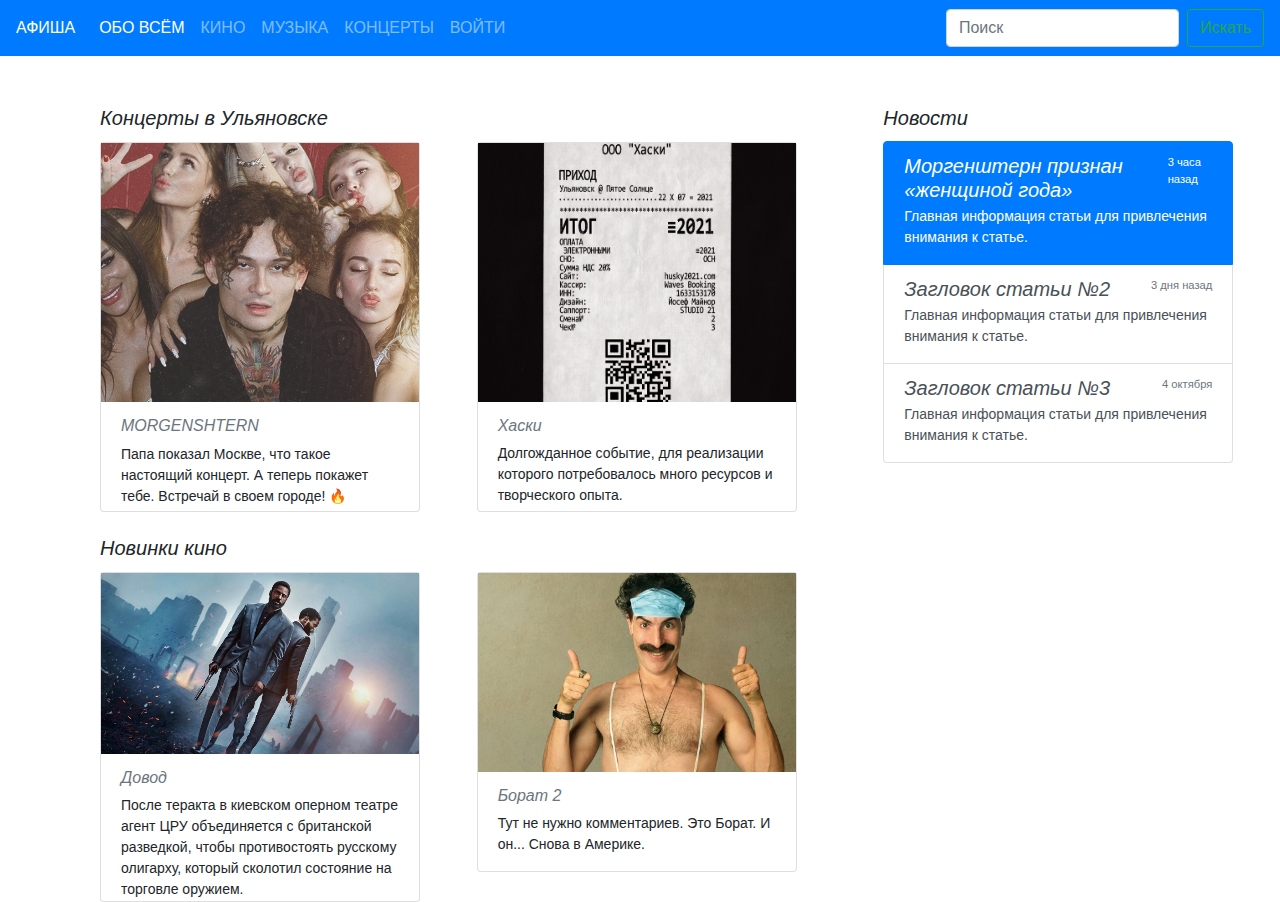
<file: index.html>
<!DOCTYPE html>
<html>

<head>
  <!-- Yandex.Metrika counter -->
  <script type="text/javascript">
    (function (m, e, t, r, i, k, a) {
      m[i] = m[i] || function () { (m[i].a = m[i].a || []).push(arguments) };
      m[i].l = 1 * new Date(); k = e.createElement(t), a = e.getElementsByTagName(t)[0], k.async = 1, k.src = r, a.parentNode.insertBefore(k, a)
    })
      (window, document, "script", "https://mc.yandex.ru/metrika/tag.js", "ym");

    ym(70828264, "init", {
      clickmap: true,
      trackLinks: true,
      accurateTrackBounce: true
    });
  </script>
  <noscript>
    <div><img src="https://mc.yandex.ru/watch/70828264" style="position:absolute; left:-9999px;" alt="" /></div>
  </noscript>
  <!-- /Yandex.Metrika counter -->

  <title>Афиша</title>

  <!-- CSS only -->
  <link rel="stylesheet" href="https://stackpath.bootstrapcdn.com/bootstrap/4.5.2/css/bootstrap.min.css"
    integrity="sha384-JcKb8q3iqJ61gNV9KGb8thSsNjpSL0n8PARn9HuZOnIxN0hoP+VmmDGMN5t9UJ0Z" crossorigin="anonymous">

  <!-- JS, Popper.js, and jQuery -->
  <script src="https://code.jquery.com/jquery-3.5.1.slim.min.js"
    integrity="sha384-DfXdz2htPH0lsSSs5nCTpuj/zy4C+OGpamoFVy38MVBnE+IbbVYUew+OrCXaRkfj"
    crossorigin="anonymous"></script>
  <script src="https://cdn.jsdelivr.net/npm/popper.js@1.16.1/dist/umd/popper.min.js"
    integrity="sha384-9/reFTGAW83EW2RDu2S0VKaIzap3H66lZH81PoYlFhbGU+6BZp6G7niu735Sk7lN"
    crossorigin="anonymous"></script>
  <script src="https://stackpath.bootstrapcdn.com/bootstrap/4.5.2/js/bootstrap.min.js"
    integrity="sha384-B4gt1jrGC7Jh4AgTPSdUtOBvfO8shuf57BaghqFfPlYxofvL8/KUEfYiJOMMV+rV"
    crossorigin="anonymous"></script>
  <link rel="stylesheet" href="styles.css">
  <link rel="shortcut icon" href="favicon.png" type="image/png">
</head>

<body>
  <nav class="navbar navbar-expand-lg navbar-dark bg-primary">
    <a class="navbar-brand" href="index.html">Афиша</a>
    <ul class="navbar-nav mr-auto">
      <li class="nav-item active">
        <a class="nav-link" href="index.html">ОБО ВСЁМ</a>
      </li>
      <li class="nav-item">
        <a class="nav-link" href="#">КИНО</a>
      </li>
      <li class="nav-item">
        <a class="nav-link" href="music-chart.html">МУЗЫКА</a>
      </li>
      <li class="nav-item">
        <a class="nav-link" href="order.html">КОНЦЕРТЫ</a>
      </li>
      </li>
      <li class="nav-item">
        <a class="nav-link" href="#">ВОЙТИ</a>
      </li>
    </ul>
    <form class="form-inline my-2 my-lg-0">
      <input class="form-control mr-sm-2" type="search" placeholder="Поиск" aria-label="Search">
      <button class="btn btn-outline-success " type="submit">Искать</button>
    </form>
    </div>
  </nav>
  <div class="container-fluid">
    <div class="row">
      <div class="col-4 py-5">
        <h5 class="textgeneral">Концерты в Ульяновске</h5>
        <div class="card my-3 cardconcert1">
          <div class="exmpl">
            <img src="imgs/morgen.jpg" class="card-img-top" alt="...">
          </div>
          <div class="card-body">
            <h6 class="card-subtitle mb-2 text-muted">MORGENSHTERN</h6>
            <p class="card-text">Папа показал Москве, что такое настоящий концерт. А теперь покажет тебе. Встречай в
              своем городе! 🔥</p>
          </div>
        </div>
        <h5 class="textnewfilms">Новинки кино</h5>
        <div class="card my-3 cardfilm1">
          <div class="exmpl">
            <img src="imgs/dovod.jpg" class="card-img-top" alt="...">
          </div>
          <div class="card-body">
            <h6 class="card-subtitle mb-2 text-muted">Довод</h6>
            <p class="card-text">После теракта в киевском оперном театре агент ЦРУ объединяется с британской разведкой,
              чтобы противостоять русскому олигарху, который сколотил состояние на торговле оружием. </p>
          </div>
        </div>
      </div>

      <div class="col-4 py-5">
        <div class="card my-3 cardconcert2">
          <div class="exmpl">
            <img src="imgs/haski.jpg" class="card-img-top" alt="...">
          </div>
          <div class="card-body">
            <h6 class="card-subtitle mb-2 text-muted">Хаски</h6>
            <p class="card-text">Долгожданное событие, для реализации которого потребовалось много ресурсов и
              творческого опыта. </p>
          </div>
        </div>
        <div class="card my-3 cardfilm2">
          <div class="exmpl">
            <img src="imgs/borat.jpg" class="card-img-top" alt="...">
          </div>
          <div class="card-body">
            <h6 class="card-subtitle mb-2 text-muted">Борат 2</h6>
            <p class="card-text">Тут не нужно комментариев. Это Борат. И он... Снова в Америке.</p>
          </div>
        </div>
      </div>

      <div class="col-4 py-5">
        <h5 class="textnews">Новости</h5>
        <div class="list-group listnewsclass">
          <a href="#" class="list-group-item list-group-item-action active">
            <div class="d-flex w-100 justify-content-between">
              <h5 class="mb-1">Моргенштерн признан «женщиной года»</h5>
              <small>3 часа назад</small>
            </div>
            <p class="mb-1">Главная информация статьи для привлечения внимания к статье.</p>
          </a>
          <a href="#" class="list-group-item list-group-item-action">
            <div class="d-flex w-100 justify-content-between">
              <h5 class="mb-1">Загловок статьи №2</h5>
              <small class="text-muted">3 дня назад</small>
            </div>
            <p class="mb-1">Главная информация статьи для привлечения внимания к статье.</p>
          </a>
          <a href="#" class="list-group-item list-group-item-action">
            <div class="d-flex w-100 justify-content-between">
              <h5 class="mb-1">Загловок статьи №3</h5>
              <small class="text-muted">4 октября</small>
            </div>
            <p class="mb-1">Главная информация статьи для привлечения внимания к статье.</p>
          </a>
        </div>
      </div>
    </div>
  </div>
  </div>
</body>

</html>
</file>
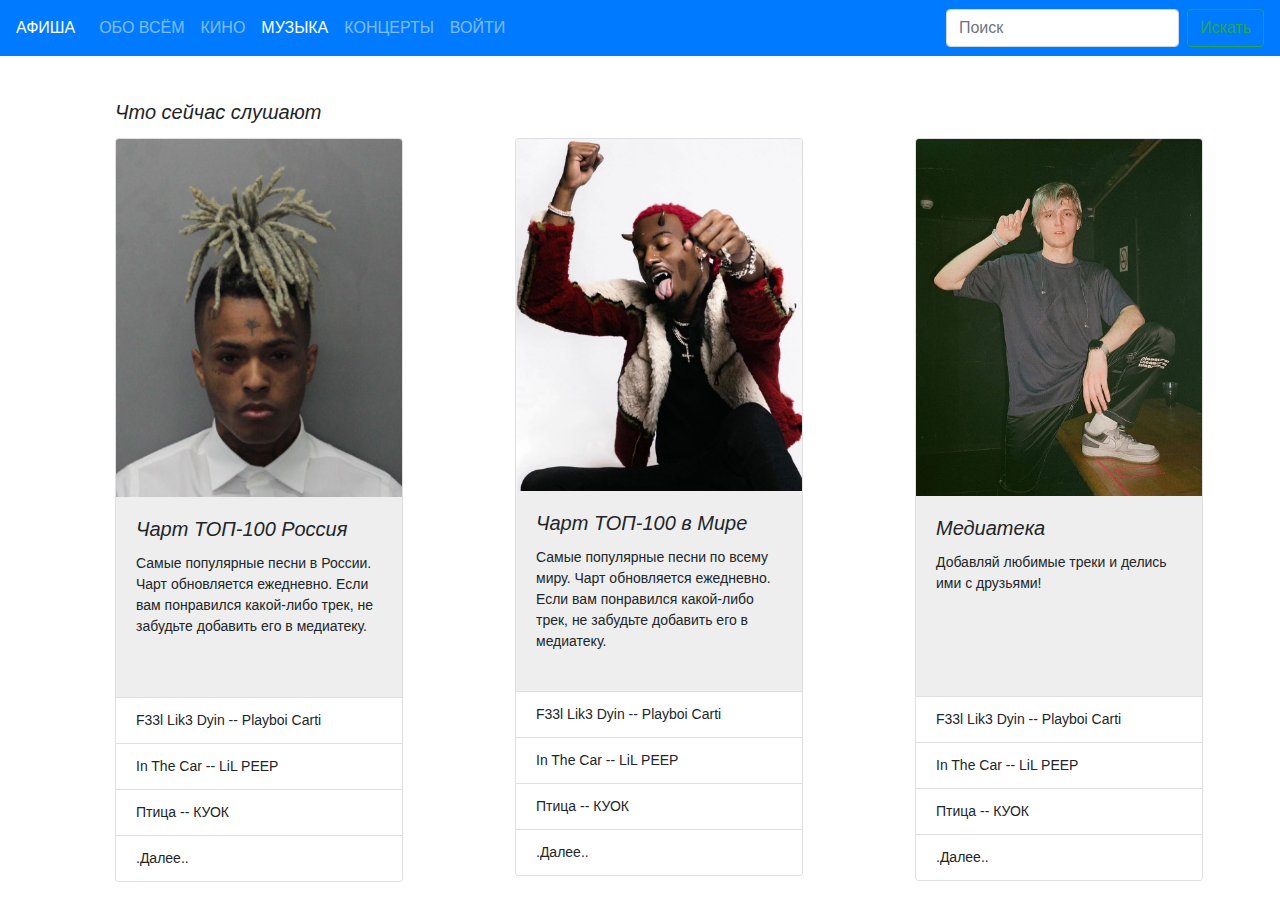
<file: music-chart.html>
<!DOCTYPE html>
<html>

<head>
  <!-- Yandex.Metrika counter -->
  <script type="text/javascript">
    (function (m, e, t, r, i, k, a) {
      m[i] = m[i] || function () { (m[i].a = m[i].a || []).push(arguments) };
      m[i].l = 1 * new Date(); k = e.createElement(t), a = e.getElementsByTagName(t)[0], k.async = 1, k.src = r, a.parentNode.insertBefore(k, a)
    })
      (window, document, "script", "https://mc.yandex.ru/metrika/tag.js", "ym");

    ym(70828264, "init", {
      clickmap: true,
      trackLinks: true,
      accurateTrackBounce: true
    });
  </script>
  <noscript>
    <div><img src="https://mc.yandex.ru/watch/70828264" style="position:absolute; left:-9999px;" alt="" /></div>
  </noscript>
  <!-- /Yandex.Metrika counter -->

  <title>Музыкальный чарт</title>

  <!-- CSS only -->
  <link rel="stylesheet" href="https://stackpath.bootstrapcdn.com/bootstrap/4.5.2/css/bootstrap.min.css"
    integrity="sha384-JcKb8q3iqJ61gNV9KGb8thSsNjpSL0n8PARn9HuZOnIxN0hoP+VmmDGMN5t9UJ0Z" crossorigin="anonymous">

  <!-- JS, Popper.js, and jQuery -->
  <script src="https://code.jquery.com/jquery-3.5.1.slim.min.js"
    integrity="sha384-DfXdz2htPH0lsSSs5nCTpuj/zy4C+OGpamoFVy38MVBnE+IbbVYUew+OrCXaRkfj"
    crossorigin="anonymous"></script>
  <script src="https://cdn.jsdelivr.net/npm/popper.js@1.16.1/dist/umd/popper.min.js"
    integrity="sha384-9/reFTGAW83EW2RDu2S0VKaIzap3H66lZH81PoYlFhbGU+6BZp6G7niu735Sk7lN"
    crossorigin="anonymous"></script>
  <script src="https://stackpath.bootstrapcdn.com/bootstrap/4.5.2/js/bootstrap.min.js"
    integrity="sha384-B4gt1jrGC7Jh4AgTPSdUtOBvfO8shuf57BaghqFfPlYxofvL8/KUEfYiJOMMV+rV"
    crossorigin="anonymous"></script>
  <link rel="stylesheet" href="styles.css">
  <link rel="shortcut icon" href="favicon.png" type="image/png">
</head>

<body>
  <nav class="navbar navbar-expand-lg navbar-dark bg-primary">
    <a class="navbar-brand" href="index.html">Афиша</a>
    <ul class="navbar-nav mr-auto">
      <li class="nav-item">
        <a class="nav-link" href="index.html">ОБО ВСЁМ</a>
      </li>
      <li class="nav-item">
        <a class="nav-link" href="#">КИНО</a>
      </li>
      <li class="nav-item active">
        <a class="nav-link" href="music-chart.html">МУЗЫКА</a>
      </li>
      <li class="nav-item">
        <a class="nav-link" href="order.html">КОНЦЕРТЫ</span></a>
      </li>
      </li>
      <li class="nav-item">
        <a class="nav-link" href="#">ВОЙТИ</a>
      </li>
    </ul>
    <form class="form-inline my-2 my-lg-0">
      <input class="form-control mr-sm-2" type="search" placeholder="Поиск" aria-label="Search">
      <button class="btn btn-outline-success " type="submit">Искать</button>
    </form>
    </div>
  </nav>
  <div class="container-fluid">
    <div class="row">
      <div class="col-4 py-5 chartrussia">
        <h5 class="listencharttext">Что сейчас слушают</h5>
        <div class="card" style="width: 18rem;">
          <div class="exmpl">
            <img src="imgs/unnamed.jpg" class="card-img-top" alt="...">
          </div>
          <div class="card-body test3">
            <h5 class="card-title">Чарт ТОП-100 Россия</h5>
            <p class="card-text">Самые популярные песни в России.
              Чарт обновляется ежедневно. Если вам понравился какой-либо трек, не забудьте добавить его в медиатеку.</p>
          </div>
          <ul class="list-group list-group-flush">
            <li class="list-group-item">F33l Lik3 Dyin -- Playboi Carti</li>
            <li class="list-group-item">In The Car -- LiL PEEP</li>
            <li class="list-group-item">Птица -- КУОК</li>
            <li class="list-group-item">.Далее..</li>
          </ul>
        </div>
      </div>

      <div class="col-4 py-5 chartword">
        <div class="card" style="width: 18rem;">
          <div class="exmpl">
            <img src="imgs/carti.jpg" class="card-img-top" alt="...">
          </div>
          <div class="card-body test3">
            <h5 class="card-title">Чарт ТОП-100 в Мире</h5>
            <p class="card-text">Самые популярные песни по всему миру. Чарт обновляется ежедневно. Если вам понравился
              какой-либо трек, не забудьте добавить его в медиатеку.</p>
          </div>
          <ul class="list-group list-group-flush">
            <li class="list-group-item">F33l Lik3 Dyin -- Playboi Carti</li>
            <li class="list-group-item">In The Car -- LiL PEEP</li>
            <li class="list-group-item">Птица -- КУОК</li>
            <li class="list-group-item">.Далее..</li>
          </ul>
        </div>
      </div>
      <div class="col-4 py-5 userliked">
        <div class="card" style="width: 18rem;">
          <div class="exmpl">
            <img src="imgs/300.jpg" class="card-img-top" alt="...">
          </div>
          <div class="card-body test3">
            <h5 class="card-title">Медиатека</h5>
            <p class="card-text">Добавляй любимые треки и делись ими с друзьями!</p>
          </div>
          <ul class="list-group list-group-flush">
            <li class="list-group-item">F33l Lik3 Dyin -- Playboi Carti</li>
            <li class="list-group-item">In The Car -- LiL PEEP</li>
            <li class="list-group-item">Птица -- КУОК</li>
            <li class="list-group-item">.Далее..</li>
          </ul>
        </div>
      </div>
    </div>
  </div>
  </div>
</body>

</html>
</file>
<file: styles.css>
body {
    font-size: 14px;
    font-weight: 200;
}

h5,
h6 {
    font-style: italic;
}

.navbar-brand,
.nav-link {
    font-size: 16px;
    font-weight: bolder;
    text-transform: uppercase;
}

.textgeneral {
    position: absolute;
    width: 299px;
    top: 50px;
    left: 100px;
}

.cardconcert1 {
    position: absolute;
    width: 320px;
    height: 370px;
    top: 70px;
    left: 100px;
}

.cardconcert2 {
    position: absolute;
    width: 320px;
    height: 370px;
    top: 70px;
    left: 50px;
}

.textnewfilms {
    position: absolute;
    width: 299px;
    top: 480px;
    left: 100px;
}

.cardfilm1 {
    position: absolute;
    width: 320px;
    height: 330px;
    top: 500px;
    left: 100px;
}

.cardfilm2 {
    position: absolute;
    width: 320px;
    height: 300px;
    top: 500px;
    left: 50px;
}

.textnews {
    position: absolute;
    width: 299px;
    top: 50px;
    left: 30px;
}

.listnewsclass {
    position: absolute;
    width: 350px;
    top: 85px;
    left: 30px;
}

.listencharttext {
    position: absolute;
    width: 299px;
    top: 10px;
}

.chartrussia {
    position: absolute;
    width: 320px;
    height: 170px;
    top: 90px;
    left: 100px;
}

.chartword {
    position: absolute;
    width: 320px;
    height: 170px;
    top: 90px;
    left: 500px;
}

.userliked {
    position: absolute;
    width: 384px;
    height: 170px;
    left: 900px;
    top: 90px;
}

.test3 {
    background-color: #eeeeee;
    height: 200px;
}

.receivemailtext {
    font-size: smaller;
}

.exmpl {
    overflow: hidden;
    display: flex;
    justify-content: center;
    align-items: center;
}

.exmpl img {
    min-width: 50%;
    min-height: 50%;
}

.input-field {
    width: 870px;
}

.btn-create {
    background-color: #b1dbb4;
    border: 1px solid #373A3C;
    display: block;
    width: 200px;
}
</file>
